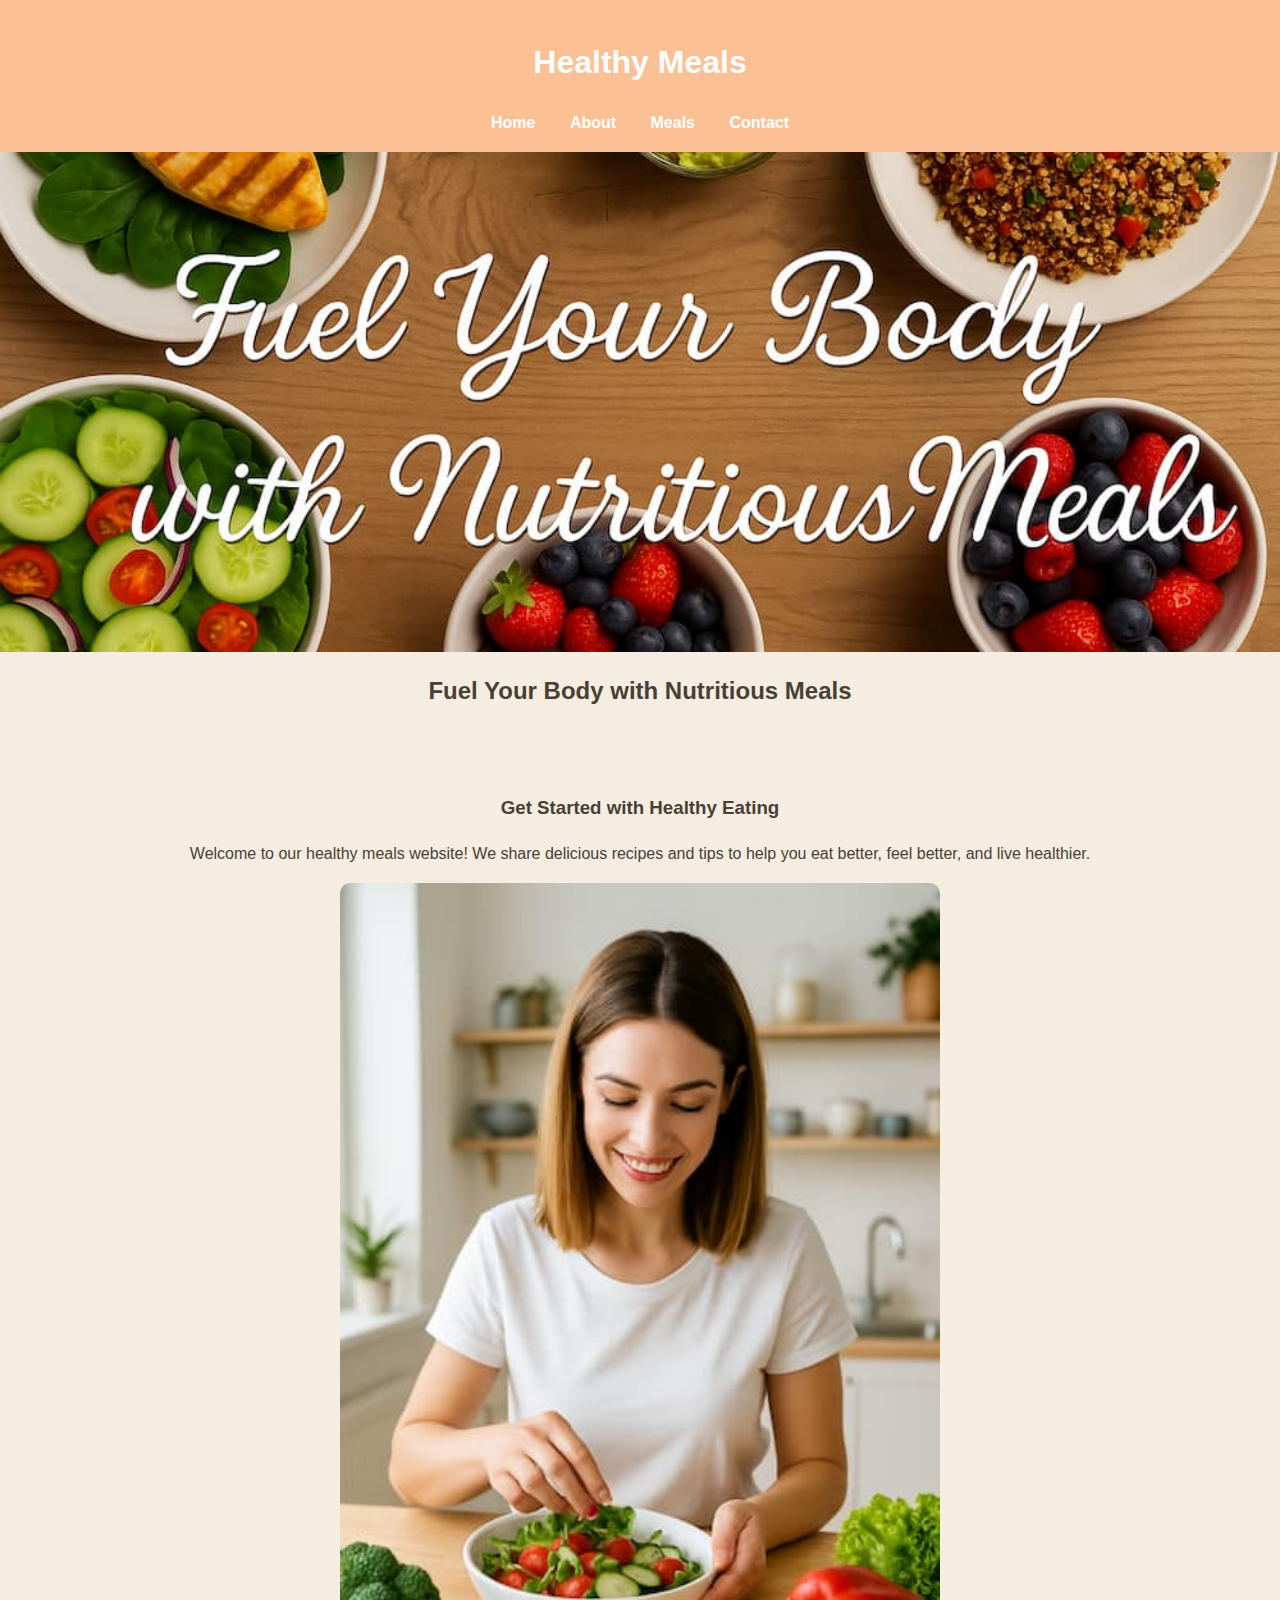
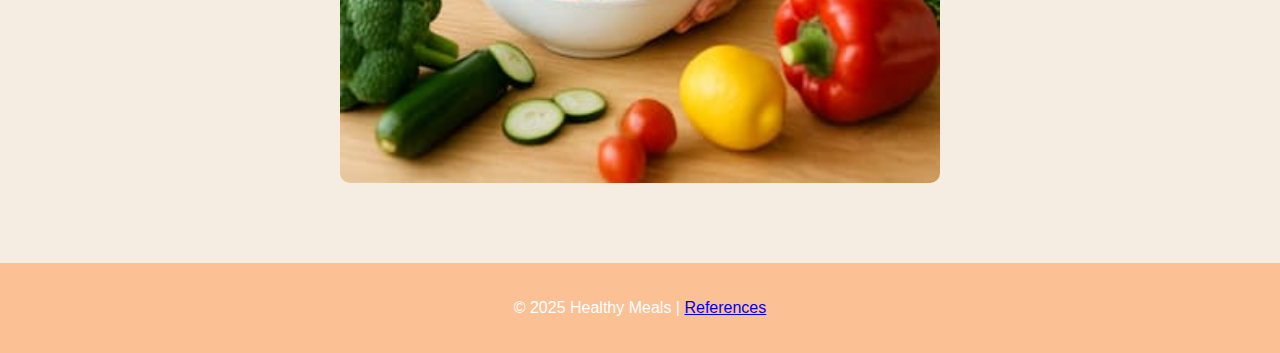
<file: index.html>
<!DOCTYPE html>
<html lang="en">
<head>
  <meta charset="UTF-8" />
  <meta name="viewport" content="width=device-width, initial-scale=1.0" />
  <meta name="description" content="Discover the benefits of healthy meals and improve your well-being.">
  <link rel="stylesheet" href="styles/meals.css" />
  <title>Healthy Meals</title>
</head>
<body>
  <header>
    <h1>Healthy Meals</h1>
    <nav>
      <ul>
        <li><a href="index.html">Home</a></li>
        <li><a href="about.html">About</a></li>
        <li><a href="meals.html">Meals</a></li>
        <li><a href="contact.html">Contact</a></li>
      </ul>
    </nav>
  </header>

  <main>
    <!-- Hero Section -->
    <section class="hero">
      <img src="images/banner.jpg" alt="Healthy food banner with vibrant vegetables and protein" width="1400" height="500" loading="lazy">
      <h2>Fuel Your Body with Nutritious Meals</h2>
    </section>

    <!-- Intro Section -->
    <section class="intro">
      <h3>Get Started with Healthy Eating</h3>
      <p>Welcome to our healthy meals website! We share delicious recipes and tips to help you eat better, feel better, and live healthier.</p>
      <img src="images/woman-cooking.jpg" alt="Woman cooking healthy food in a bright kitchen" width="800" height="600" loading="lazy">
    </section>
  </main>

  <footer>
    <p>&copy; 2025 Healthy Meals | <a href="references.html">References</a></p>
  </footer>
</body>
</html>
</file>
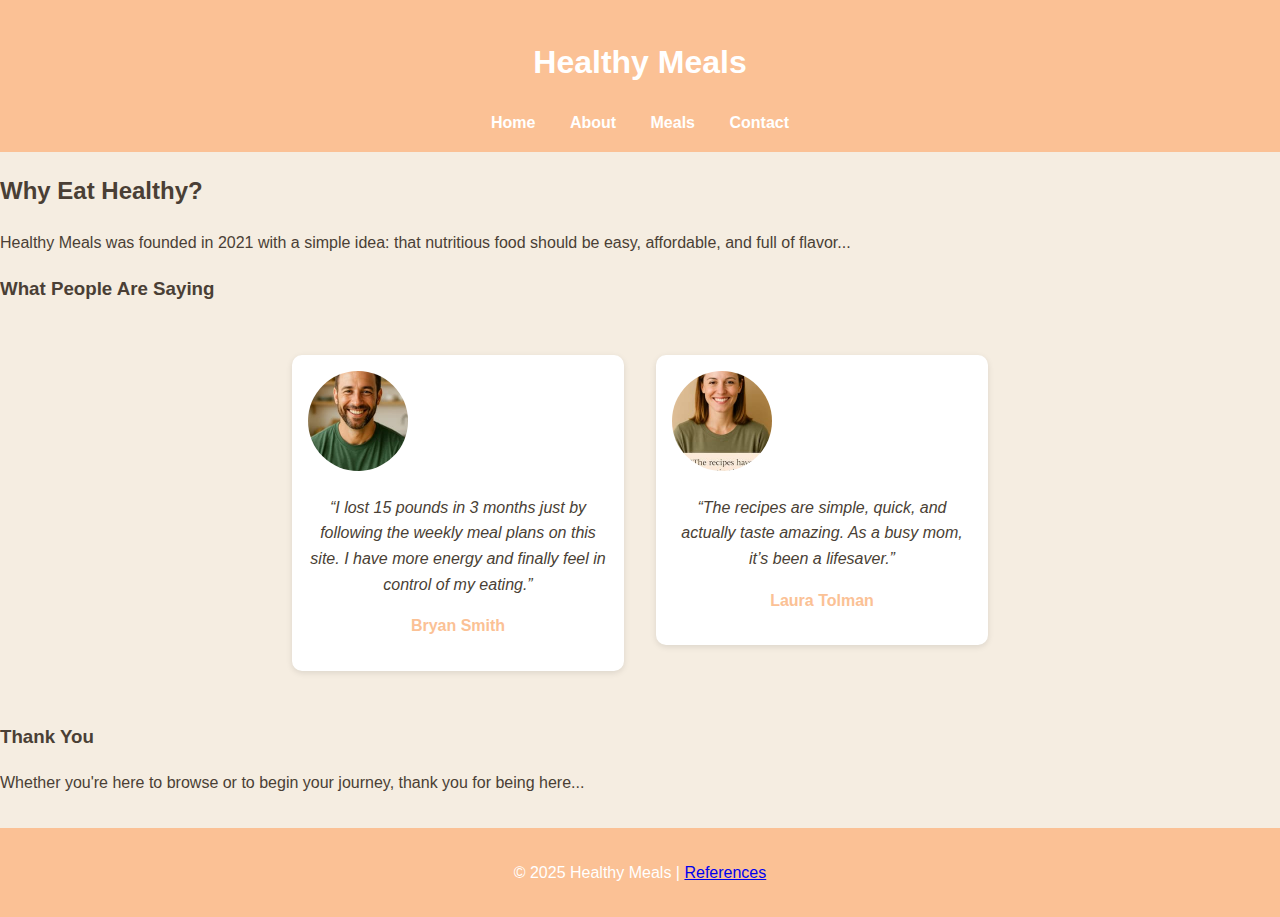
<file: about.html>
<!DOCTYPE html>
<html lang="en">
<head>
  <meta charset="UTF-8" />
  <meta name="viewport" content="width=device-width, initial-scale=1.0" />
  <link rel="stylesheet" href="styles/meals.css" />
  <title>About - Healthy Meals</title>
</head>
<body>
  <header>
    <h1>Healthy Meals</h1>
    <nav>
      <ul>
        <li><a href="index.html">Home</a></li>
        <li><a href="about.html">About</a></li>
        <li><a href="meals.html">Meals</a></li>
        <li><a href="contact.html">Contact</a></li>
      </ul>
    </nav>
  </header>

  <main>
    <h2>Why Eat Healthy?</h2>
    <p>
      Healthy Meals was founded in 2021 with a simple idea: that nutritious food should be easy, affordable, and full of flavor...
    </p>
    <!-- (Remaining intro paragraphs unchanged) -->

    <h3>What People Are Saying</h3>

    <!-- ✅ Wrap testimonials inside a container -->
    <div class="testimonials">
      <div class="testimonial">
        <img src="images/person1.jpg" alt="Smiling customer 1" width="100" height="100">
        <blockquote>
          “I lost 15 pounds in 3 months just by following the weekly meal plans on this site. I have more energy and finally feel in control of my eating.”
        </blockquote>
        <p class="name">Bryan Smith</p>
      </div>

      <div class="testimonial">
        <img src="images/person2.jpg" alt="Happy customer 2" width="100" height="100">
        <blockquote>
          “The recipes are simple, quick, and actually taste amazing. As a busy mom, it’s been a lifesaver.”
        </blockquote>
        <p class="name">Laura Tolman</p>
      </div>
    </div>

    <h3>Thank You</h3>
    <p>
      Whether you're here to browse or to begin your journey, thank you for being here...
    </p>
  </main>

  <footer>
    <p>&copy; 2025 Healthy Meals | <a href="references.html">References</a></p>
  </footer>
</body>
</html>
</file>
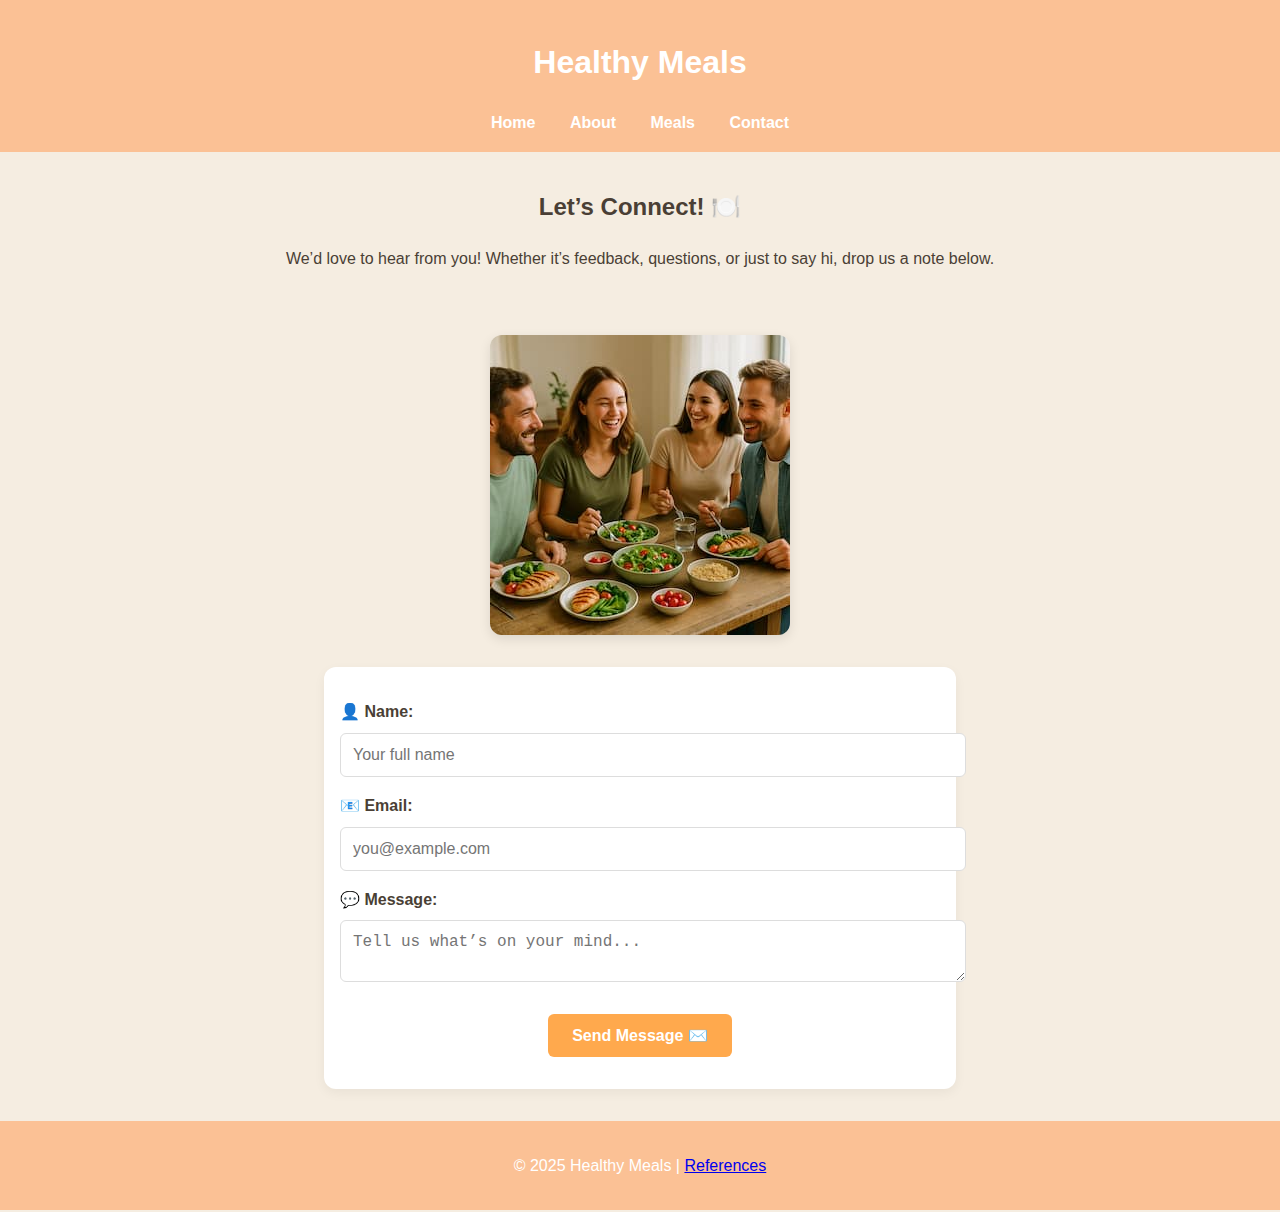
<file: contact.html>
<!DOCTYPE html>
<html lang="en">
<head>
  <meta charset="UTF-8">
  <meta name="viewport" content="width=device-width, initial-scale=1.0">
  <link rel="stylesheet" href="styles/meals.css">
  <title>Contact - Healthy Meals</title>
</head>
<body>
  <header>
    <h1>Healthy Meals</h1>
    <nav>
      <ul>
        <li><a href="index.html">Home</a></li>
        <li><a href="about.html">About</a></li>
        <li><a href="meals.html">Meals</a></li>
        <li><a href="contact.html">Contact</a></li>
      </ul>
    </nav>
  </header>

  <main>
    <section class="contact-intro">
      <h2>Let’s Connect! 🍽️</h2>
      <p>We’d love to hear from you! Whether it’s feedback, questions, or just to say hi, drop us a note below.</p>
    </section>

    <div class="contact-image">
      <img src="images/people.jpg" alt="Friends eating healthy and talking happily">
    </div>

    <form class="contact-form">
      <label for="name">👤 Name:</label>
      <input id="name" type="text" placeholder="Your full name" required>

      <label for="email">📧 Email:</label>
      <input id="email" type="email" placeholder="you@example.com" required>

      <label for="message">💬 Message:</label>
      <textarea id="message" placeholder="Tell us what’s on your mind..." required></textarea>

      <button type="submit">Send Message ✉️</button>
    </form>
  </main>

  <footer>
    <p>&copy; 2025 Healthy Meals | <a href="references.html">References</a></p>
  </footer>
</body>
</html>
</file>
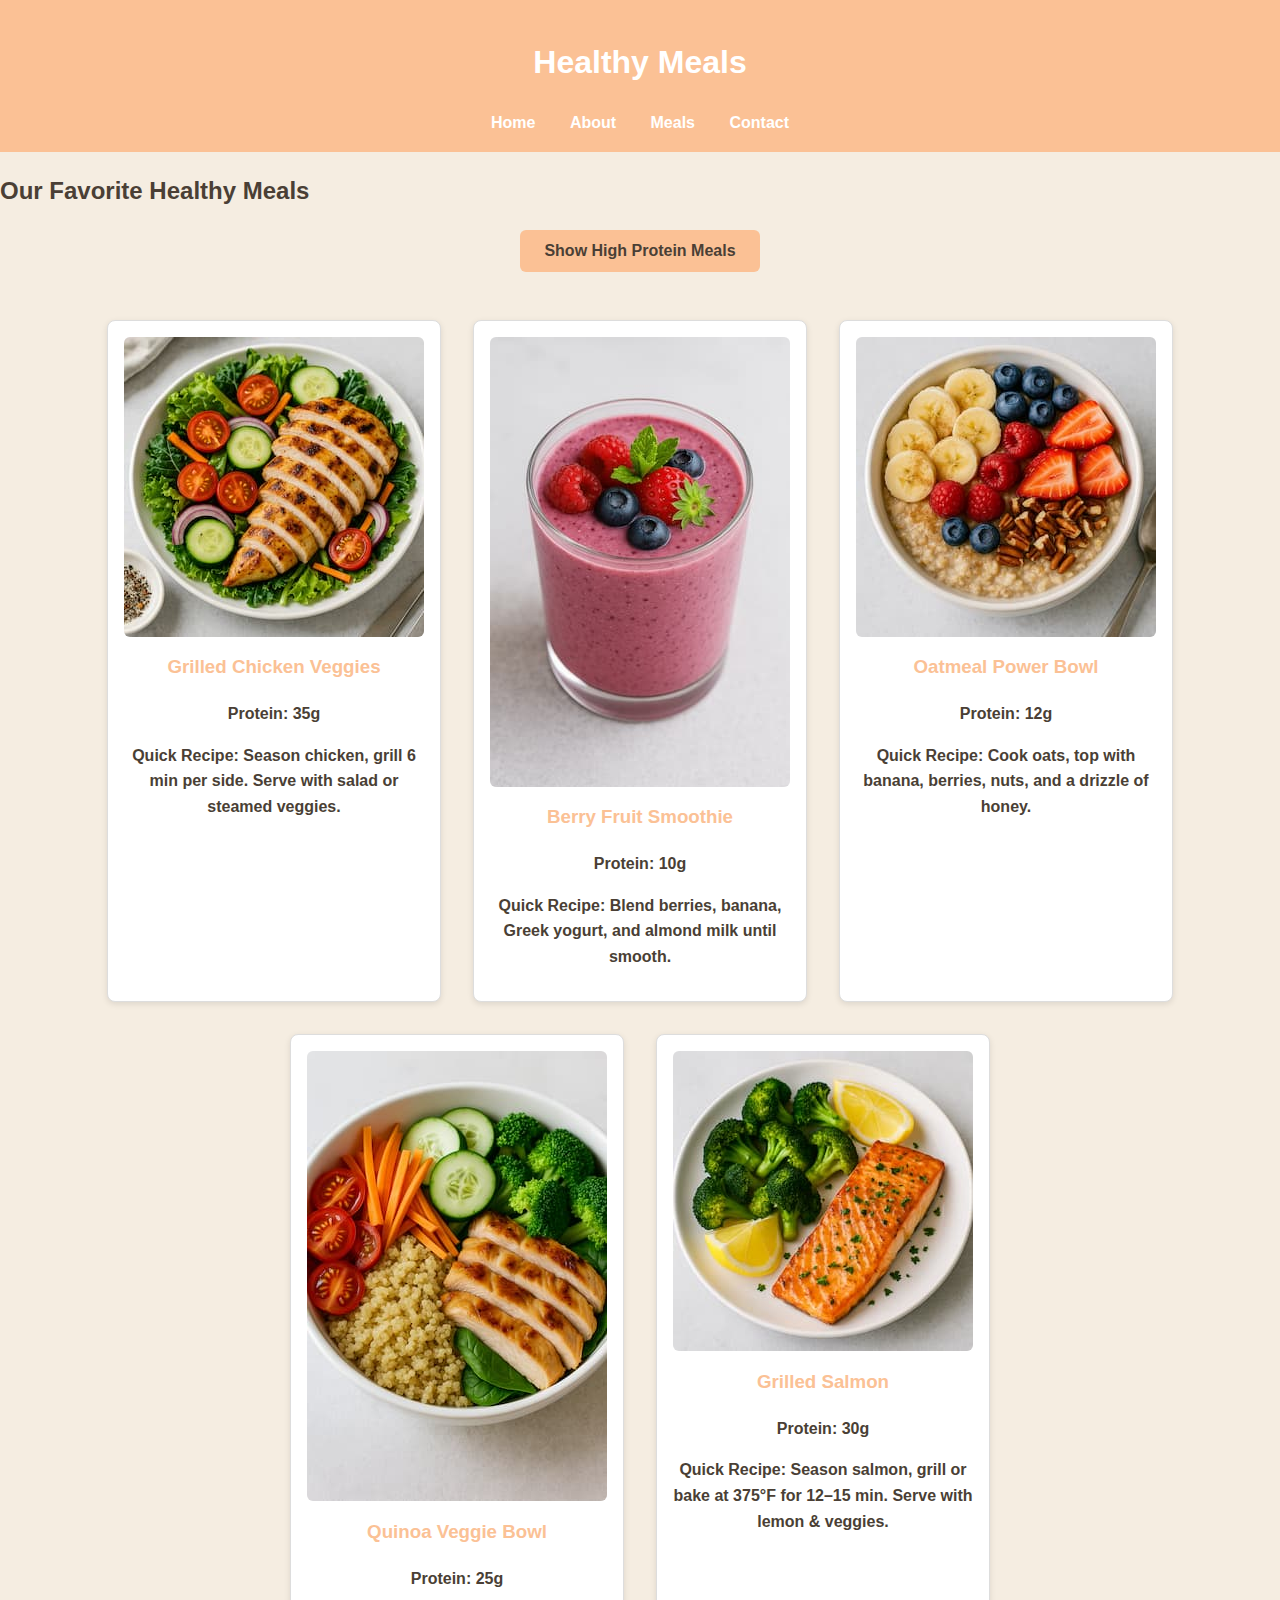
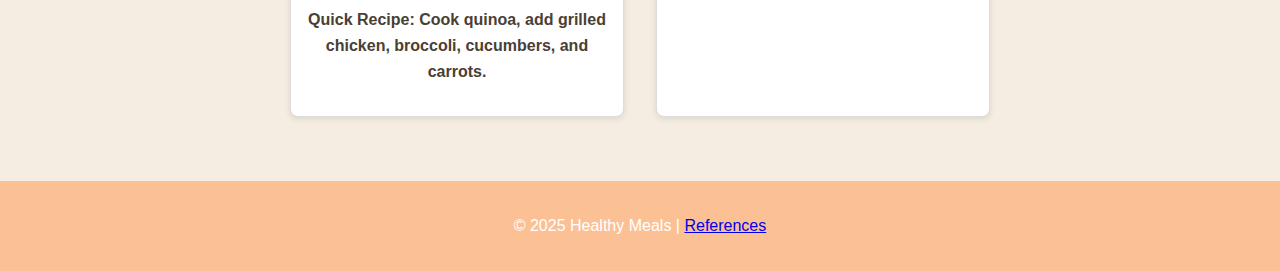
<file: meals.html>
<!DOCTYPE html>
<html lang="en">
<head>
  <meta charset="UTF-8">
  <meta name="viewport" content="width=device-width, initial-scale=1.0">
  <link rel="stylesheet" href="styles/meals.css">
  <title>Meals - Healthy Meals</title>
</head>
<body>
  <header>
    <h1>Healthy Meals</h1>
    <nav>
      <ul>
        <li><a href="index.html">Home</a></li>
        <li><a href="about.html">About</a></li>
        <li><a href="meals.html">Meals</a></li>
        <li><a href="contact.html">Contact</a></li>
      </ul>
    </nav>
  </header>

  <main>
    <h2>Our Favorite Healthy Meals</h2>
    <button id="filter-protein-btn">Show High Protein Meals</button>

    <section id="meal-list">
      <div class="meal-card" data-protein="high">
        <img src="images/chicken-veggies.jpg" alt="Chicken and Veggies">
        <h3>Grilled Chicken & Veggies</h3>
        <p>High-protein, low-carb meal.</p>
      </div>

      <div class="meal-card" data-protein="low">
        <img src="images/oatmeal-bowl.jpg" alt="Oatmeal Bowl">
        <h3>Oatmeal Bowl</h3>
        <p>Great for breakfast energy.</p>
      </div>

      <div class="meal-card" data-protein="high">
        <img src="images/salmon.jpg" alt="Grilled Salmon">
        <h3>Grilled Salmon</h3>
        <p>Omega-3 packed, high in protein.</p>
      </div>

      <div class="meal-card" data-protein="low">
        <img src="images/fruit-smoothie.jpg" alt="Fruit Smoothie">
        <h3>Fruit Smoothie</h3>
        <p>Refreshing and naturally sweet.</p>
      </div>
    </section>
  </main>

  <footer>
    <p>&copy; 2025 Healthy Meals | <a href="references.html">References</a></p>
  </footer>

  <script src="scripts/meals.js"></script>
</body>
</html>
</file>
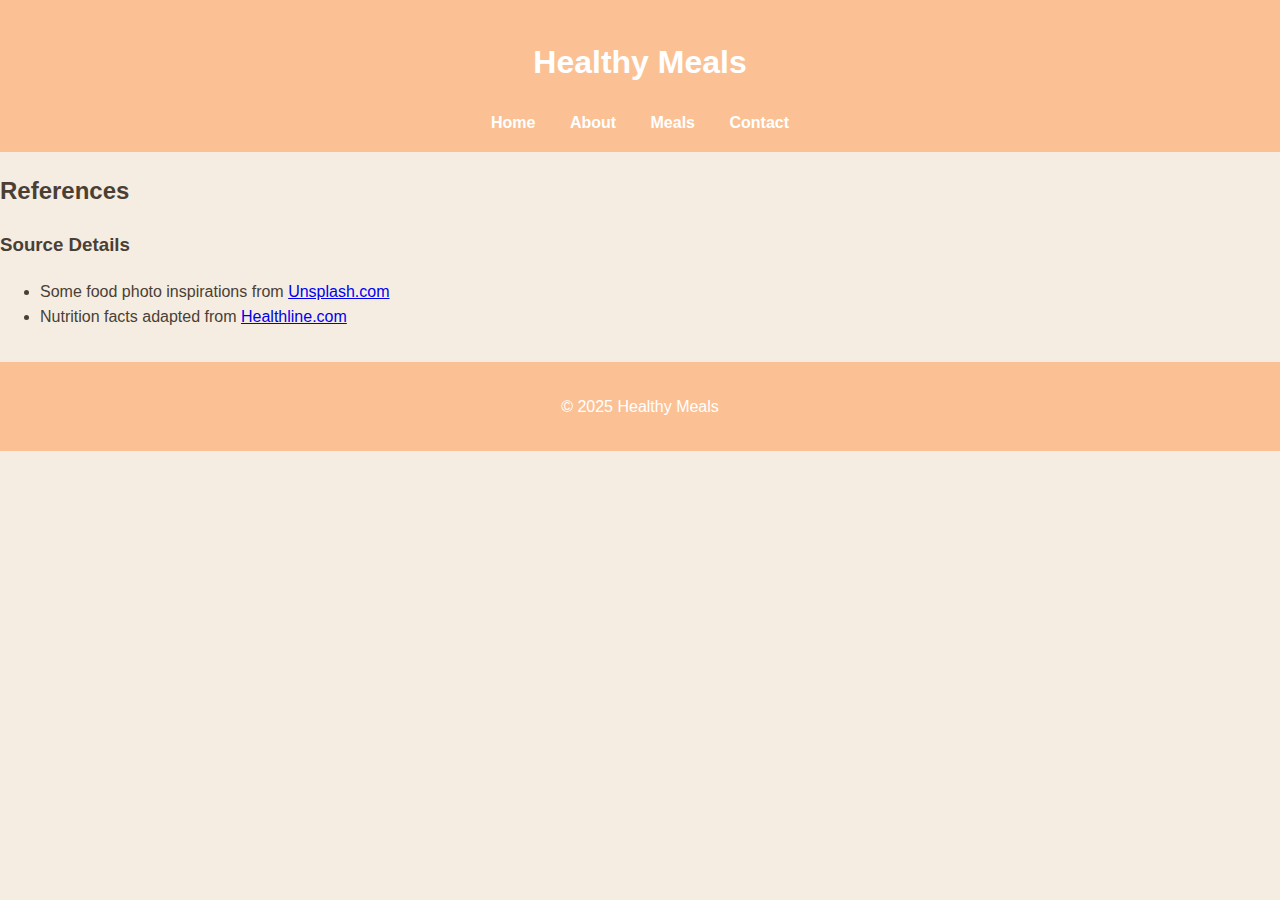
<file: references.html>
<!DOCTYPE html>
<html lang="en">
<head>
  <meta charset="UTF-8">
  <meta name="viewport" content="width=device-width, initial-scale=1.0">
  <title>References - Healthy Meals</title>
  <link rel="stylesheet" href="styles/meals.css">
</head>
<body>
  <header>
    <h1>Healthy Meals</h1>
    <nav>
      <ul>
        <li><a href="index.html">Home</a></li>
        <li><a href="about.html">About</a></li>
        <li><a href="meals.html">Meals</a></li>
        <li><a href="contact.html">Contact</a></li>
      </ul>
    </nav>
  </header>

  <main>
    <h2>References</h2>
    <section>
      <h3>Source Details</h3>
      <ul>
        <li>Some food photo inspirations from <a href="https://unsplash.com/" target="_blank">Unsplash.com</a></li>
        <li>Nutrition facts adapted from <a href="https://www.healthline.com/" target="_blank">Healthline.com</a></li>
      </ul>
    </section>
  </main>

  <footer>
    <p>&copy; 2025 Healthy Meals</p>
  </footer>
</body>
</html>
</file>
<file: styles/meals.css>
/* Base Styles */
body {
  font-family: Arial, sans-serif;
  margin: 0;
  padding: 0;
  background-color: #F5EDE1; /* pastel brown */
  color: #4A3F35; /* deep brown text */
  line-height: 1.6;
}

/* Header & Navigation */
header {
  background-color: #FBC195; /* pastel orange */
  color: white;
  padding: 1rem 0;
  text-align: center;
}

nav ul {
  list-style: none;
  padding: 0;
  margin: 0;
}

nav ul li {
  display: inline-block;
  margin: 0 15px;
}

nav a {
  color: white;
  text-decoration: none;
  font-weight: bold;
}

nav a:hover {
  text-decoration: underline;
}

/* Hero Section */
.hero {
  position: relative;
  text-align: center;
  margin-bottom: 2rem;
}
.hero img {
  width: 100%;
  max-height: 500px;
  object-fit: cover;
  display: block;
}

/* Intro Section */
.intro {
  text-align: center;
  padding: 2rem;
}

/* Intro Section */
.intro {
  text-align: center;
  padding: 2rem;
}

.intro img {
  max-width: 600px;
  height: auto;
  border-radius: 10px;
  display: block;
  margin: 1rem auto;
}

/* Meal Cards Section */
#meal-list {
  display: flex;
  flex-wrap: wrap;
  justify-content: center;
  padding: 1rem;
}

.meal-card {
  background-color: white;
  border: 1px solid #ddd;
  border-radius: 8px;
  margin: 1rem;
  padding: 1rem;
  width: 300px;
  box-shadow: 0 2px 6px rgba(0,0,0,0.1);
  text-align: center;
}

.meal-card img {
  width: 100%;
  height: auto;
  border-radius: 6px;
}

.meal-card h3 {
  color: #FBC195; /* pastel orange */
  margin-top: 0.5rem;
}

.meal-card p {
  font-weight: bold;
  color: #4A3F35;
}

/* Buttons */
button {
  background-color: #FBC195; /* pastel orange */
  color: #4A3F35; /* deep brown text */
  border: none;
  padding: 0.75rem 1.5rem;
  margin: 1rem auto;
  display: block;
  border-radius: 6px;
  font-size: 1rem;
  font-weight: bold;
  cursor: pointer;
  transition: background-color 0.3s ease, transform 0.2s ease;
}

button:hover {
  background-color: #A5C398; /* soft sage green */
  transform: scale(1.05);
}

/* Footer */
footer {
  background-color: #FBC195;
  color: white;
  text-align: center;
  padding: 1rem;
  margin-top: 2rem;
}

/* Testimonials Section */
.testimonials {
  display: flex;
  justify-content: center;         
  align-items: flex-start;
  gap: 2rem;
  flex-wrap: wrap;
  padding: 2rem;
  max-width: 900px;                
  margin: 0 auto;                 
}

.testimonial {
  background-color: white;
  border-radius: 10px;
  padding: 1rem;
  width: 250px;
  box-shadow: 0 2px 6px rgba(0, 0, 0, 0.1);
}

.testimonial img {
  width: 100px;
  height: 100px;
  object-fit: cover;
  border-radius: 50%;
  margin-bottom: 1rem;
}

.testimonial blockquote {
  font-style: italic;
  margin: 0.5rem 0;
  color: #4A3F35;
}

.testimonial .name {
  font-weight: bold;
  color: #FBC195;
  margin-top: 0.5rem;
}
.testimonials {
  display: flex;
  justify-content: center;
  flex-wrap: wrap;
  gap: 2rem;
  padding: 2rem;
  max-width: 1000px;
  margin: 0 auto;
}

.testimonial {
  background-color: white;
  border-radius: 10px;
  padding: 1rem;
  width: 300px;
  height: 100%;
  box-shadow: 0 2px 6px rgba(0, 0, 0, 0.1);
  text-align: center;
  display: flex;
  flex-direction: column;
  justify-content: space-between;
}
.contact-intro {
  text-align: center;
  padding: 1rem 2rem;
  color: #4A3F35;
}

.contact-image {
  text-align: center;
  margin: 2rem 0;
}

.contact-image img {
  max-width: 90%;
  height: auto;
  border-radius: 12px;
  box-shadow: 0 4px 12px rgba(0,0,0,0.1);
}

.contact-form {
  max-width: 600px;
  margin: 0 auto;
  padding: 1rem;
  background-color: white;
  border-radius: 12px;
  box-shadow: 0 4px 12px rgba(0,0,0,0.05);
}

.contact-form label {
  display: block;
  margin-top: 1rem;
  font-weight: bold;
  color: #4A3F35;
}

.contact-form input,
.contact-form textarea {
  width: 100%;
  padding: 0.75rem;
  margin-top: 0.5rem;
  border: 1px solid #ddd;
  border-radius: 6px;
  font-size: 1rem;
}

.contact-form button {
  background-color: #FFA94D;
  color: white;
  border: none;
  padding: 0.75rem 1.5rem;
  margin-top: 1.5rem;
  display: block;
  border-radius: 6px;
  font-size: 1rem;
  cursor: pointer;
}

.contact-form button:hover {
  background-color: #e08a2e;
}
.quick-tips {
  display: flex;
  justify-content: space-around;
  flex-wrap: wrap;
  padding: 2rem 1rem;
  background-color: #fff;
  gap: 1rem;
}

.tip {
  background-color: #F5EDE1;
  border-radius: 10px;
  padding: 1rem;
  width: 280px;
  text-align: center;
  box-shadow: 0 2px 5px rgba(0,0,0,0.08);
}

.mission blockquote {
  font-style: italic;
  text-align: center;
  margin: 2rem auto;
  max-width: 800px;
  font-size: 1.2rem;
  color: #4A3F35;
}

.cta {
  text-align: center;
  margin: 2rem;
}

.cta .button {
  background-color: #FBC195;
  color: white;
  padding: 0.75rem 1.5rem;
  font-size: 1rem;
  font-weight: bold;
  border-radius: 6px;
  text-decoration: none;
  transition: background-color 0.3s ease;
}

.cta .button:hover {
  background-color: #e08a2e;
}
.contact-image img {
  max-width: 80%; /* Use a reasonable size for larger screens */
  height: auto;
  border-radius: 12px;
  box-shadow: 0 4px 12px rgba(0, 0, 0, 0.1);
  display: block;
  margin: 0 auto; /* Centers the image */
}

/* Mobile-specific adjustments */
@media (max-width: 768px) {
  .contact-image img {
    max-width: 90%; /* Make it slightly larger on mobile */
  }
}
</file>
